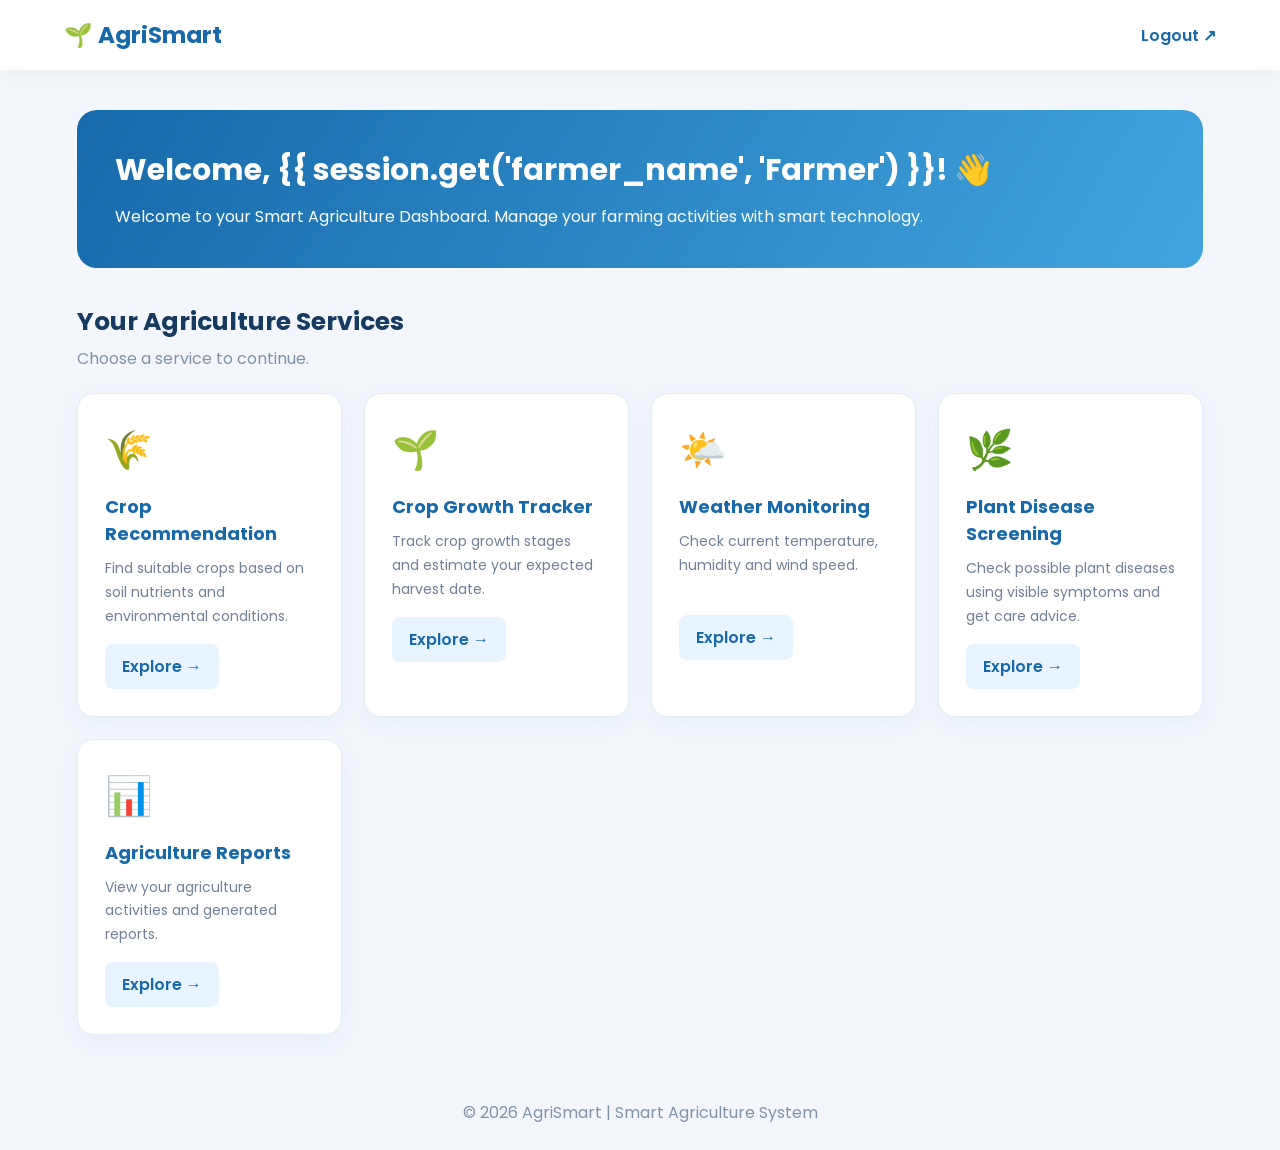
<file: templates/dashboard.html>
<!DOCTYPE html>
<html lang="en">
<head>
    <meta charset="UTF-8">
    <meta name="viewport" content="width=device-width, initial-scale=1.0">
    <title>AgriSmart | Dashboard</title>

    <link href="https://fonts.googleapis.com/css2?family=Poppins:wght@400;500;600;700&display=swap" rel="stylesheet">

    <style>
        * {
            margin: 0;
            padding: 0;
            box-sizing: border-box;
        }

        body {
            font-family: 'Poppins', sans-serif;
            background: #f3f7fc;
            color: #243b53;
        }

        .navbar {
            background: white;
            padding: 18px 5%;
            display: flex;
            justify-content: space-between;
            align-items: center;
            box-shadow: 0 3px 15px #00000008;
            flex-wrap: wrap;
            gap: 15px;
        }

        .logo {
            font-size: 23px;
            font-weight: 700;
            color: #1769aa;
        }

        .navbar a {
            text-decoration: none;
            color: #1769aa;
            font-weight: 600;
        }

        .container {
            padding: 40px 6%;
        }

        .welcome {
            background: linear-gradient(120deg, #1769aa, #42a5df);
            padding: 38px;
            border-radius: 20px;
            color: white;
            margin-bottom: 35px;
        }

        .welcome h1 {
            font-size: 30px;
            margin-bottom: 10px;
        }

        .welcome p {
            line-height: 1.7;
        }

        .section-title {
            margin-bottom: 22px;
        }

        .section-title h2 {
            color: #173b60;
            font-size: 25px;
        }

        .section-title p {
            color: #8293a7;
            margin-top: 5px;
        }

        .cards {
            display: grid;
            grid-template-columns: repeat(auto-fit, minmax(230px, 1fr));
            gap: 22px;
        }

        .card {
            background: white;
            padding: 27px;
            border-radius: 17px;
            border: 1px solid #e3edf7;
            box-shadow: 0 6px 20px #1769aa0d;
            transition: 0.3s;
        }

        .card:hover {
            transform: translateY(-6px);
            box-shadow: 0 12px 25px #1769aa20;
        }

        .icon {
            font-size: 38px;
            margin-bottom: 15px;
        }

        .card h3 {
            color: #1769aa;
            margin-bottom: 10px;
            font-size: 18px;
        }

        .card p {
            color: #718096;
            font-size: 14px;
            line-height: 1.7;
            min-height: 70px;
        }

        .card a {
            display: inline-block;
            margin-top: 15px;
            padding: 10px 17px;
            background: #e8f4ff;
            color: #1769aa;
            border-radius: 8px;
            text-decoration: none;
            font-weight: 600;
        }

        .card a:hover {
            background: #1769aa;
            color: white;
        }

        .footer {
            text-align: center;
            padding: 25px;
            color: #8293a7;
        }

        @media(max-width: 600px) {
            .container {
                padding: 25px 5%;
            }

            .welcome {
                padding: 25px;
            }

            .welcome h1 {
                font-size: 24px;
            }
        }
    </style>
</head>

<body>

<nav class="navbar">
    <div class="logo">🌱 AgriSmart</div>
    <a href="/logout">Logout ↗</a>
</nav>

<main class="container">

    <section class="welcome">
        <h1>
            Welcome, {{ session.get('farmer_name', 'Farmer') }}! 👋
        </h1>
        <p>
            Welcome to your Smart Agriculture Dashboard.
            Manage your farming activities with smart technology.
        </p>
    </section>

    <div class="section-title">
        <h2>Your Agriculture Services</h2>
        <p>Choose a service to continue.</p>
    </div>

    <section class="cards">

        <div class="card">
            <div class="icon">🌾</div>
            <h3>Crop Recommendation</h3>
            <p>
                Find suitable crops based on soil nutrients
                and environmental conditions.
            </p>
            <a href="/crop">Explore →</a>
        </div>

        <div class="card">
            <div class="icon">🌱</div>
            <h3>Crop Growth Tracker</h3>
            <p>
                Track crop growth stages and estimate
                your expected harvest date.
            </p>
            <a href="/growth">Explore →</a>
        </div>

        <div class="card">
            <div class="icon">🌤️</div>
            <h3>Weather Monitoring</h3>
            <p>
                Check current temperature, humidity
                and wind speed.
            </p>
            <a href="/weather">Explore →</a>
        </div>

        <div class="card">
            <div class="icon">🌿</div>
            <h3>Plant Disease Screening</h3>
            <p>
                Check possible plant diseases using
                visible symptoms and get care advice.
            </p>
            <a href="/disease">Explore →</a>
        </div>

        <div class="card">
            <div class="icon">📊</div>
            <h3>Agriculture Reports</h3>
            <p>
                View your agriculture activities
                and generated reports.
            </p>
            <a href="/reports">Explore →</a>
        </div>

    </section>

</main>

<footer class="footer">
    © 2026 AgriSmart | Smart Agriculture System
</footer>

</body>
</html>
</file>
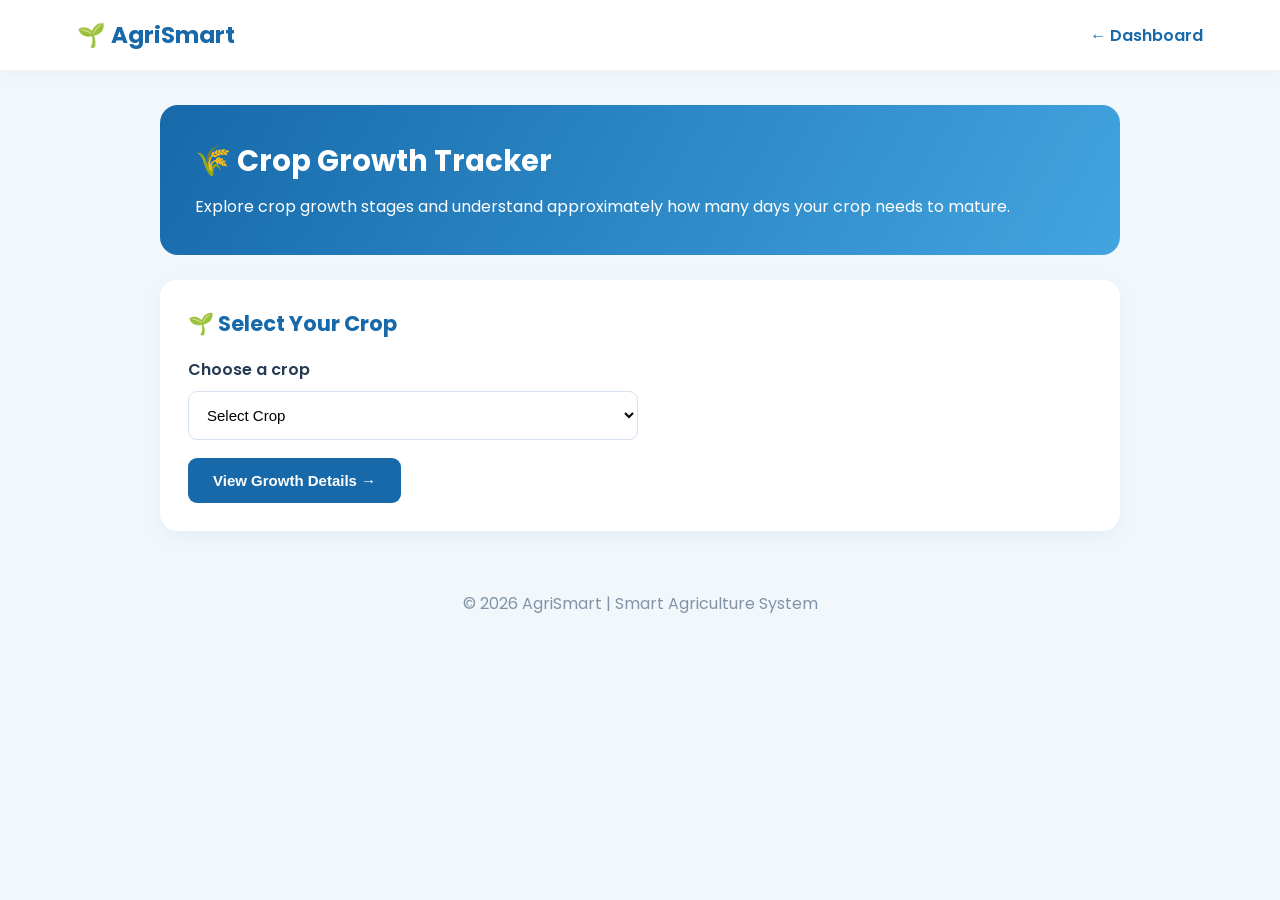
<file: templates/growth.html>
<!DOCTYPE html>
<html lang="en">
<head>
    <meta charset="UTF-8">
    <meta name="viewport" content="width=device-width, initial-scale=1.0">
    <title>Crop Growth Tracker | AgriSmart</title>

    <link href="https://fonts.googleapis.com/css2?family=Poppins:wght@400;500;600;700&display=swap" rel="stylesheet">

    <style>
        * {
            margin: 0;
            padding: 0;
            box-sizing: border-box;
        }

        body {
            font-family: 'Poppins', sans-serif;
            background: #f2f7fc;
            color: #263b53;
        }

        .navbar {
            background: white;
            padding: 18px 6%;
            display: flex;
            justify-content: space-between;
            align-items: center;
            box-shadow: 0 3px 15px #00000008;
        }

        .logo {
            color: #1769aa;
            font-size: 23px;
            font-weight: 700;
        }

        .navbar a {
            text-decoration: none;
            color: #1769aa;
            font-weight: 600;
        }

        .container {
            max-width: 1000px;
            margin: 35px auto;
            padding: 0 20px;
        }

        .header {
            background: linear-gradient(120deg, #1769aa, #42a5df);
            padding: 35px;
            border-radius: 18px;
            color: white;
            margin-bottom: 25px;
        }

        .header h1 {
            font-size: 29px;
            margin-bottom: 10px;
        }

        .header p {
            line-height: 1.7;
        }

        .card {
            background: white;
            padding: 28px;
            border-radius: 17px;
            box-shadow: 0 6px 20px #1769aa10;
            margin-bottom: 25px;
        }

        .card h2 {
            color: #1769aa;
            margin-bottom: 18px;
            font-size: 21px;
        }

        label {
            display: block;
            font-weight: 600;
            margin-bottom: 9px;
        }

        select {
            width: 100%;
            max-width: 450px;
            padding: 14px;
            border: 1px solid #d6e2ef;
            border-radius: 9px;
            font-size: 15px;
            background: white;
        }

        button {
            display: block;
            background: #1769aa;
            color: white;
            border: none;
            padding: 14px 25px;
            border-radius: 9px;
            font-size: 15px;
            font-weight: 600;
            margin-top: 18px;
            cursor: pointer;
        }

        button:hover {
            background: #104d80;
        }

        .result {
            display: none;
        }

        .duration {
            background: #eaf5ff;
            padding: 25px;
            border-radius: 13px;
            text-align: center;
            margin-bottom: 22px;
        }

        .duration h3 {
            color: #1769aa;
            font-size: 17px;
        }

        .days {
            font-size: 35px;
            font-weight: 700;
            color: #1769aa;
            margin: 8px 0;
        }

        .stage {
            display: flex;
            align-items: flex-start;
            gap: 15px;
            padding: 18px;
            border-bottom: 1px solid #edf1f6;
        }

        .stage-icon {
            font-size: 28px;
        }

        .stage h3 {
            color: #1769aa;
            font-size: 16px;
        }

        .stage p {
            color: #718096;
            font-size: 13px;
            line-height: 1.7;
        }

        .note {
            color: #8293a7;
            font-size: 12px;
            margin-top: 18px;
            line-height: 1.7;
        }

        .footer {
            text-align: center;
            padding: 25px;
            color: #8293a7;
        }

        @media(max-width: 600px) {
            .header h1 {
                font-size: 23px;
            }
        }
    </style>
</head>

<body>

<nav class="navbar">
    <div class="logo">🌱 AgriSmart</div>
    <a href="/dashboard">← Dashboard</a>
</nav>

<main class="container">

    <section class="header">
        <h1>🌾 Crop Growth Tracker</h1>
        <p>
            Explore crop growth stages and understand
            approximately how many days your crop needs to mature.
        </p>
    </section>

    <section class="card">
        <h2>🌱 Select Your Crop</h2>

        <label for="crop">Choose a crop</label>

        <select id="crop">
            <option value="">Select Crop</option>
            <option value="Rice">Rice</option>
            <option value="Maize">Maize</option>
            <option value="Groundnut">Groundnut</option>
            <option value="Wheat">Wheat</option>
            <option value="Millets">Millets</option>
        </select>

        <button onclick="showGrowth()">View Growth Details →</button>
    </section>

    <section class="card result" id="result">

        <h2 id="cropTitle">Crop Growth Information</h2>

        <div class="duration">
            <h3>⏳ Approximate Growing Duration</h3>
            <div class="days" id="days"></div>
            <p id="harvest"></p>
        </div>

        <h2>🌿 Growth Stages</h2>

        <div id="stages"></div>

        <p class="note">
            Note: Growth duration is approximate. Actual duration depends
            on crop variety, climate, soil condition, water availability
            and farming practices. These are general reference estimates,
            not guaranteed harvest dates.
        </p>

    </section>

</main>

<footer class="footer">
    © 2026 AgriSmart | Smart Agriculture System
</footer>

<script>
const cropData = {
    Rice: {
        days: "120–150 Days",
        harvest: "Approximate maturity period: 4–5 months",
        stages: [
            ["🌱", "Germination", "0–7 days: Seeds begin to sprout."],
            ["🌿", "Seedling Stage", "7–25 days: Young seedlings develop."],
            ["🌾", "Vegetative Stage", "25–60 days: Leaves and stems grow."],
            ["🌼", "Flowering Stage", "60–100 days: Flowering and grain formation."],
            ["🌾", "Maturity & Harvest", "120–150 days: Grains mature, depending on variety."]
        ]
    },

    Maize: {
        days: "90–110 Days",
        harvest: "Approximate maturity period: 3–4 months",
        stages: [
            ["🌱", "Germination", "0–7 days: Seeds sprout."],
            ["🌿", "Seedling Stage", "7–20 days: Leaves begin developing."],
            ["🌽", "Vegetative Stage", "20–45 days: Plant grows taller."],
            ["🌼", "Flowering Stage", "45–70 days: Tassels and silks develop."],
            ["🌽", "Maturity & Harvest", "90–110 days: Cobs mature."]
        ]
    },

    Groundnut: {
        days: "100–120 Days",
        harvest: "Approximate maturity period: 3–4 months",
        stages: [
            ["🌱", "Germination", "0–10 days: Seeds sprout."],
            ["🌿", "Seedling Stage", "10–25 days: Leaves develop."],
            ["🍃", "Vegetative Stage", "25–45 days: Plant grows and branches."],
            ["🌼", "Flowering Stage", "45–70 days: Flowers develop and pegs form."],
            ["🥜", "Maturity & Harvest", "100–120 days: Pods mature."]
        ]
    },

    Wheat: {
        days: "110–130 Days",
        harvest: "Approximate maturity period: 4 months",
        stages: [
            ["🌱", "Germination", "0–7 days: Seeds sprout."],
            ["🌿", "Seedling Stage", "7–25 days: Leaves develop."],
            ["🌾", "Tillering Stage", "25–50 days: More shoots develop."],
            ["🌼", "Flowering Stage", "50–90 days: Flowering and grain formation."],
            ["🌾", "Maturity & Harvest", "110–130 days: Grains mature."]
        ]
    },

    Millets: {
        days: "75–100 Days",
        harvest: "Approximate maturity period: 2.5–3.5 months",
        stages: [
            ["🌱", "Germination", "0–7 days: Seeds sprout."],
            ["🌿", "Seedling Stage", "7–20 days: Young plants develop."],
            ["🍃", "Vegetative Stage", "20–40 days: Leaves and stems grow."],
            ["🌼", "Flowering Stage", "40–65 days: Flowering and grain formation."],
            ["🌾", "Maturity & Harvest", "75–100 days: Grains mature."]
        ]
    }
};

function showGrowth() {
    const selected = document.getElementById("crop").value;

    if (!selected) {
        alert("Please select a crop first!");
        return;
    }

    const data = cropData[selected];

    document.getElementById("cropTitle").textContent =
        "🌱 " + selected + " Growth Information";

    document.getElementById("days").textContent = data.days;
    document.getElementById("harvest").textContent = data.harvest;

    let stageHTML = "";

    data.stages.forEach(stage => {
        stageHTML += `
            <div class="stage">
                <div class="stage-icon">${stage[0]}</div>
                <div>
                    <h3>${stage[1]}</h3>
                    <p>${stage[2]}</p>
                </div>
            </div>
        `;
    });

    document.getElementById("stages").innerHTML = stageHTML;
    document.getElementById("result").style.display = "block";

    document.getElementById("result").scrollIntoView({
        behavior: "smooth"
    });
}
</script>

</body>
</html>
</file>
